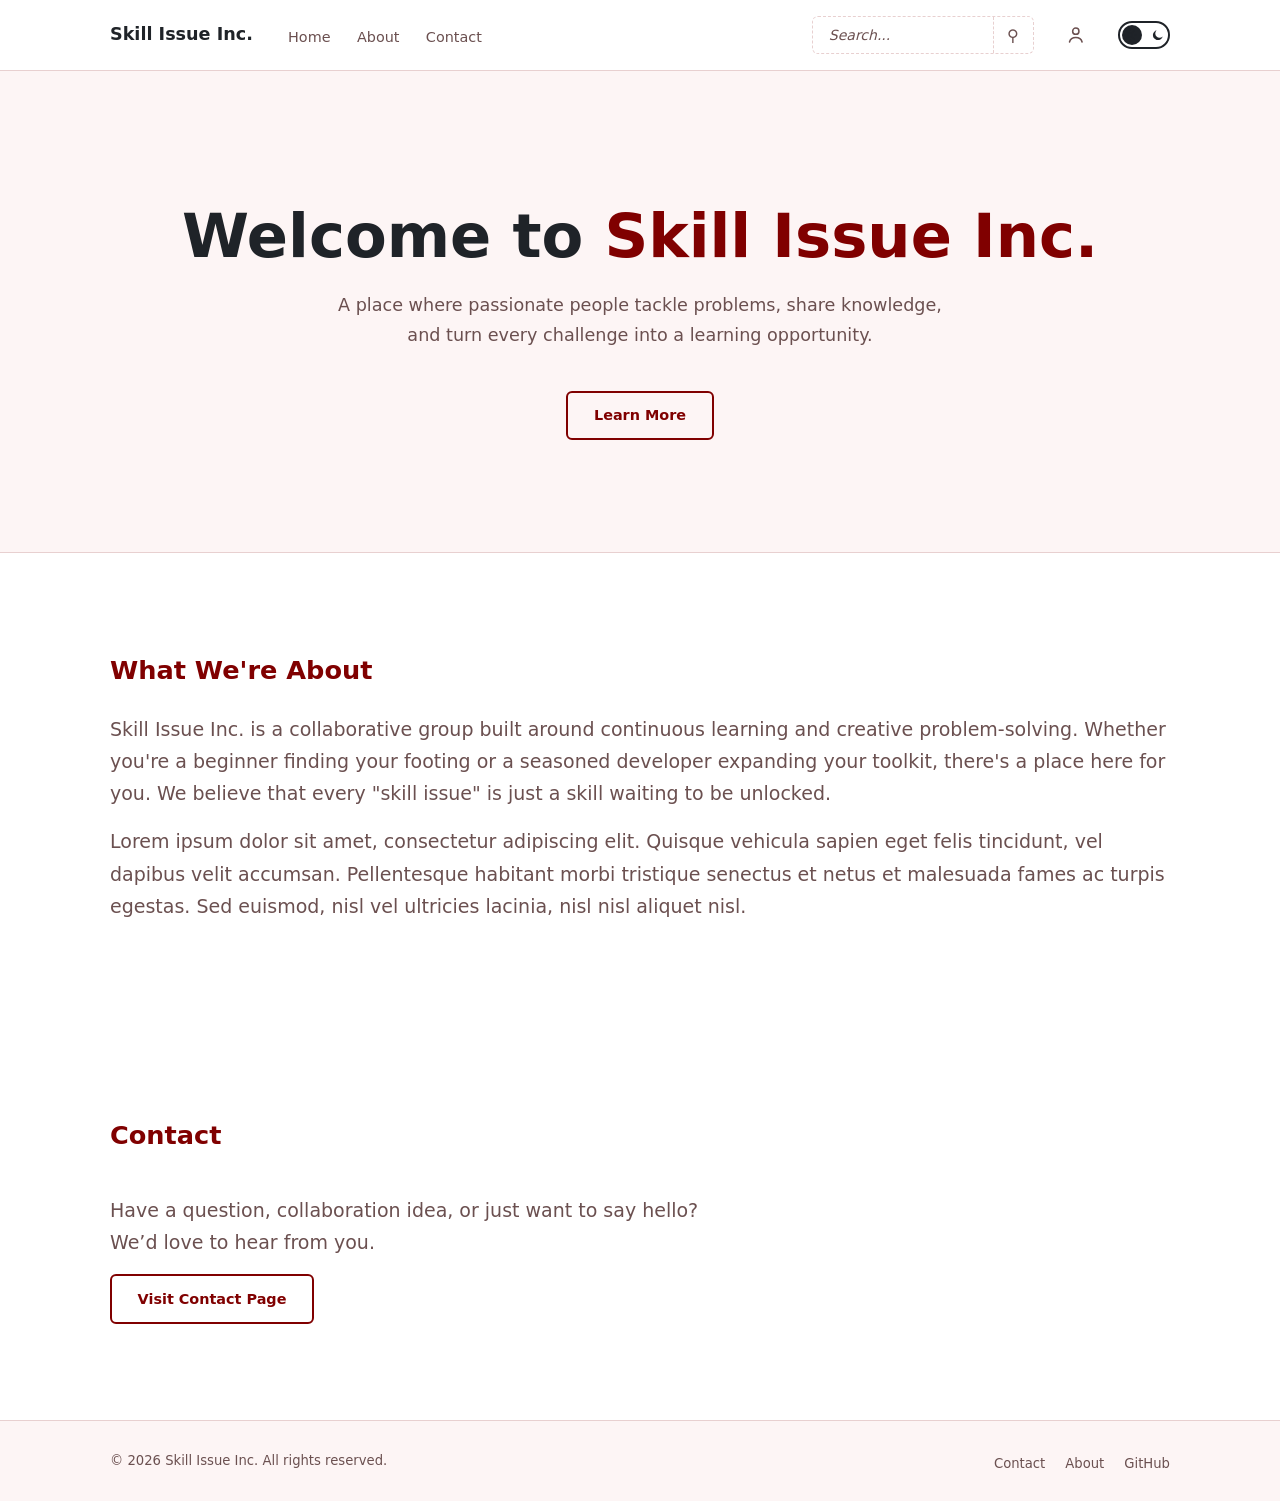
<file: Home-page/index.html>
<!DOCTYPE html>
<html lang="en">
<head>
  <meta charset="UTF-8" />
  <meta name="viewport" content="width=device-width, initial-scale=1.0" />
  <title>Skill Issue Inc.</title>
  <link rel="stylesheet" href="style.css" />
  <script>
    (function () {
      const saved = localStorage.getItem('theme');
      if (saved === 'dark') document.documentElement.setAttribute('data-theme', 'dark');
    })();
  </script>
</head>
<body>

  <!-- ========================================================
       HEADER
       Feature Hook: Navigation Menu (#main-nav)
       Feature Hook: Search Bar (#search-form / #search-input)
  ======================================================== -->
  <header class="site-header">
    <div class="container header-inner">

      <!-- Site Logo / Name -->
      <a href="index.html" class="logo">Skill Issue Inc.</a>

      <!-- Navigation Menu -->
      <nav class="main-nav" aria-label="Main navigation">
        <button class="nav-toggle has-tooltip" id="nav-toggle" aria-expanded="false" aria-controls="main-nav" aria-label="Toggle menu" data-tooltip="Open menu">
          <span></span><span></span><span></span>
        </button>
        <ul id="main-nav" class="nav-list">
          <li><a class="has-tooltip" data-tooltip="Go to Home" href="index.html#hero">Home</a></li>
          <li><a class="has-tooltip" data-tooltip="Learn about us" href="about.html">About</a></li>
          <li><a class="has-tooltip" data-tooltip="Contact us" href="contact.html">Contact</a></li>
        </ul>
      </nav>

      <!-- Search Bar -->
      <form id="search-form" class="search-form" role="search" autocomplete="off">
        <input id="search-input" type="text" placeholder="Search..." aria-label="Search" />
        <button type="submit" aria-label="Submit search" class="has-tooltip" data-tooltip="Search site">&#9906;</button>
      </form>

      <a href="#" class="account-link has-tooltip" aria-label="Account" title="Account" data-tooltip="Account">
        <svg viewBox="0 0 24 24" aria-hidden="true" focusable="false">
          <circle cx="12" cy="8" r="3.5"></circle>
          <path d="M5 20c.8-3.1 3.3-5 7-5s6.2 1.9 7 5"></path>
        </svg>
      </a>

      <button id="theme-toggle" class="theme-toggle has-tooltip" type="button" aria-label="Toggle dark mode" aria-pressed="false" data-tooltip="Toggle dark mode">
        <svg class="icon-sun" viewBox="0 0 24 24" fill="none" stroke="currentColor" stroke-width="2" stroke-linecap="round" aria-hidden="true">
          <circle cx="12" cy="12" r="4"></circle>
          <path d="M12 2v2M12 20v2M4 12H2M22 12h-2M4.9 4.9l1.4 1.4M17.7 17.7l1.4 1.4M4.9 19.1l1.4-1.4M17.7 6.3l1.4-1.4"></path>
        </svg>
        <span class="theme-toggle-thumb"></span>
        <svg class="icon-moon" viewBox="0 0 24 24" fill="currentColor" aria-hidden="true">
          <path d="M20 14.5A8.5 8.5 0 1 1 9.5 4a6.5 6.5 0 0 0 10.5 10.5z"></path>
        </svg>
      </button>

    </div>
  </header>


  <!-- HERO SECTION -->
  <section id="hero" class="hero">
    <div class="container hero-inner">
      <h1 class="hero-title">Welcome to <span>Skill Issue Inc.</span></h1>
      <p class="hero-subtitle">
        A place where passionate people tackle problems, share knowledge,<br />
        and turn every challenge into a learning opportunity.
      </p>
      <a href="about.html" class="btn btn-primary">Learn More</a>
    </div>
  </section>

  <main id="main-content">
    <section class="intro-section">
      <div class="container">
        <h2>What We're About</h2>
        <p>
          Skill Issue Inc. is a collaborative group built around continuous learning and creative problem-solving.
          Whether you're a beginner finding your footing or a seasoned developer expanding your toolkit, there's
          a place here for you. We believe that every "skill issue" is just a skill waiting to be unlocked.
        </p>
        <p>
          Lorem ipsum dolor sit amet, consectetur adipiscing elit. Quisque vehicula sapien eget felis tincidunt,
          vel dapibus velit accumsan. Pellentesque habitant morbi tristique senectus et netus et malesuada fames
          ac turpis egestas. Sed euismod, nisl vel ultricies lacinia, nisl nisl aliquet nisl.
        </p>
      </div>
    </section>

    <section id="contact" class="contact-section">
      <div class="container contact-preview">
        <h2>Contact</h2>
        <p>
          Have a question, collaboration idea, or just want to say hello? We’d love to hear from you.
        </p>
        <a href="contact.html" class="btn btn-primary">Visit Contact Page</a>
      </div>
    </section>

  </main>

  <!-- FOOTER -->
  <footer class="site-footer">
    <div class="container footer-inner">
      <p class="footer-copy">&copy; 2026 Skill Issue Inc. All rights reserved.</p>
      <ul class="footer-links">
        <li><a href="contact.html">Contact</a></li>
        <li><a href="about.html">About</a></li>
        <li><a href="#" aria-label="GitHub">GitHub</a></li>
      </ul>
    </div>
  </footer>

  <!-- MINIMAL JS — Mobile nav toggle + theme toggle -->
  <script>
    const toggle = document.getElementById('nav-toggle');
    const navList = document.getElementById('main-nav');

    toggle.addEventListener('click', function () {
      const isOpen = navList.classList.toggle('is-open');
      toggle.setAttribute('aria-expanded', isOpen);
    });

    navList.querySelectorAll('a').forEach(function (link) {
      link.addEventListener('click', function () {
        navList.classList.remove('is-open');
        toggle.setAttribute('aria-expanded', 'false');
      });
    });

    const themeToggle = document.getElementById('theme-toggle');
    const isDark = document.documentElement.getAttribute('data-theme') === 'dark';
    themeToggle.setAttribute('aria-pressed', isDark);

    themeToggle.addEventListener('click', function () {
      const nowDark = document.documentElement.getAttribute('data-theme') !== 'dark';
      if (nowDark) {
        document.documentElement.setAttribute('data-theme', 'dark');
      } else {
        document.documentElement.removeAttribute('data-theme');
      }
      localStorage.setItem('theme', nowDark ? 'dark' : 'light');
      themeToggle.setAttribute('aria-pressed', nowDark);
    });
  </script>

</body>
</html>
</file>
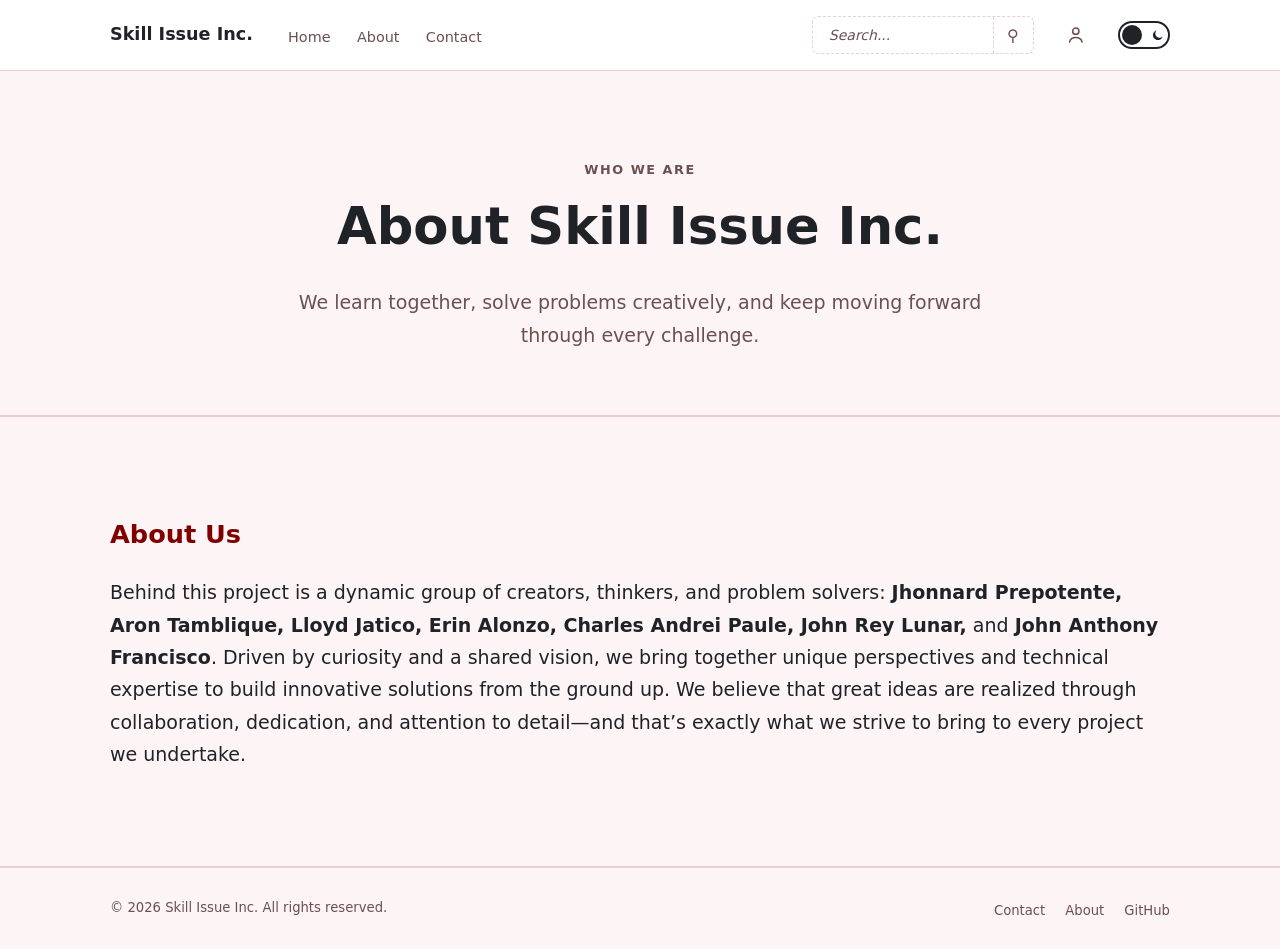
<file: Home-page/about.html>
<!DOCTYPE html>
<html lang="en">
<head>
  <meta charset="UTF-8" />
  <meta name="viewport" content="width=device-width, initial-scale=1.0" />
  <title>About | Skill Issue Inc.</title>
  <link rel="stylesheet" href="style.css" />
  <script>
    (function () {
      const saved = localStorage.getItem('theme');
      if (saved === 'dark') document.documentElement.setAttribute('data-theme', 'dark');
    })();
  </script>
</head>
<body>
  <header class="site-header">
    <div class="container header-inner">
      <a href="index.html" class="logo">Skill Issue Inc.</a>

      <nav class="main-nav" aria-label="Main navigation">
        <button class="nav-toggle has-tooltip" id="nav-toggle" aria-expanded="false" aria-controls="main-nav" aria-label="Toggle menu" data-tooltip="Open menu">
          <span></span><span></span><span></span>
        </button>
        <ul id="main-nav" class="nav-list">
          <li><a class="has-tooltip" data-tooltip="Go to Home" href="index.html#hero">Home</a></li>
          <li><a class="has-tooltip" data-tooltip="Learn about us" href="about.html" aria-current="page">About</a></li>
          <li><a class="has-tooltip" data-tooltip="Contact us" href="contact.html">Contact</a></li>
        </ul>
      </nav>

      <form id="search-form" class="search-form" role="search" autocomplete="off">
        <input id="search-input" type="text" placeholder="Search..." aria-label="Search" />
        <button type="submit" aria-label="Submit search" class="has-tooltip" data-tooltip="Search site">&#9906;</button>
      </form>

      <a href="#" class="account-link has-tooltip" aria-label="Account" title="Account" data-tooltip="Account">
        <svg viewBox="0 0 24 24" aria-hidden="true" focusable="false">
          <circle cx="12" cy="8" r="3.5"></circle>
          <path d="M5 20c.8-3.1 3.3-5 7-5s6.2 1.9 7 5"></path>
        </svg>
      </a>

      <button id="theme-toggle" class="theme-toggle has-tooltip" type="button" aria-label="Toggle dark mode" aria-pressed="false" data-tooltip="Toggle dark mode">
        <svg class="icon-sun" viewBox="0 0 24 24" fill="none" stroke="currentColor" stroke-width="2" stroke-linecap="round" aria-hidden="true">
          <circle cx="12" cy="12" r="4"></circle>
          <path d="M12 2v2M12 20v2M4 12H2M22 12h-2M4.9 4.9l1.4 1.4M17.7 17.7l1.4 1.4M4.9 19.1l1.4-1.4M17.7 6.3l1.4-1.4"></path>
        </svg>
        <span class="theme-toggle-thumb"></span>
        <svg class="icon-moon" viewBox="0 0 24 24" fill="currentColor" aria-hidden="true">
          <path d="M20 14.5A8.5 8.5 0 1 1 9.5 4a6.5 6.5 0 0 0 10.5 10.5z"></path>
        </svg>
      </button>
    </div>
  </header>

  <main class="about-page">
    <section class="contact-hero">
      <div class="container">
        <p class="eyebrow">Who we are</p>
        <h1>About Skill Issue Inc.</h1>
        <p>We learn together, solve problems creatively, and keep moving forward through every challenge.</p>
      </div>
    </section>

    <section class="about-section">
      <div class="container">
        <h2>About Us</h2>
        <p>Behind this project is a dynamic group of creators, thinkers, and problem solvers: <strong>Jhonnard Prepotente, Aron Tamblique, Lloyd Jatico, Erin Alonzo, Charles Andrei Paule, John Rey Lunar,</strong> and <strong>John Anthony Francisco</strong>. Driven by curiosity and a shared vision, we bring together unique perspectives and technical expertise to build innovative solutions from the ground up. We believe that great ideas are realized through collaboration, dedication, and attention to detail—and that’s exactly what we strive to bring to every project we undertake.</p>
      </div>
    </section>
  </main>

  <footer class="site-footer">
    <div class="container footer-inner">
      <p class="footer-copy">&copy; 2026 Skill Issue Inc. All rights reserved.</p>
      <ul class="footer-links">
        <li><a href="contact.html">Contact</a></li>
        <li><a href="about.html" aria-current="page">About</a></li>
        <li><a href="#" aria-label="GitHub">GitHub</a></li>
      </ul>
    </div>
  </footer>

  <script>
    const toggle = document.getElementById('nav-toggle');
    const navList = document.getElementById('main-nav');

    toggle.addEventListener('click', function () {
      const isOpen = navList.classList.toggle('is-open');
      toggle.setAttribute('aria-expanded', isOpen);
    });

    navList.querySelectorAll('a').forEach(function (link) {
      link.addEventListener('click', function () {
        navList.classList.remove('is-open');
        toggle.setAttribute('aria-expanded', 'false');
      });
    });

    const themeToggle = document.getElementById('theme-toggle');
    const isDark = document.documentElement.getAttribute('data-theme') === 'dark';
    themeToggle.setAttribute('aria-pressed', isDark);

    themeToggle.addEventListener('click', function () {
      const nowDark = document.documentElement.getAttribute('data-theme') !== 'dark';
      if (nowDark) {
        document.documentElement.setAttribute('data-theme', 'dark');
      } else {
        document.documentElement.removeAttribute('data-theme');
      }
      localStorage.setItem('theme', nowDark ? 'dark' : 'light');
      themeToggle.setAttribute('aria-pressed', nowDark);
    });
  </script>
</body>
</html>
</file>
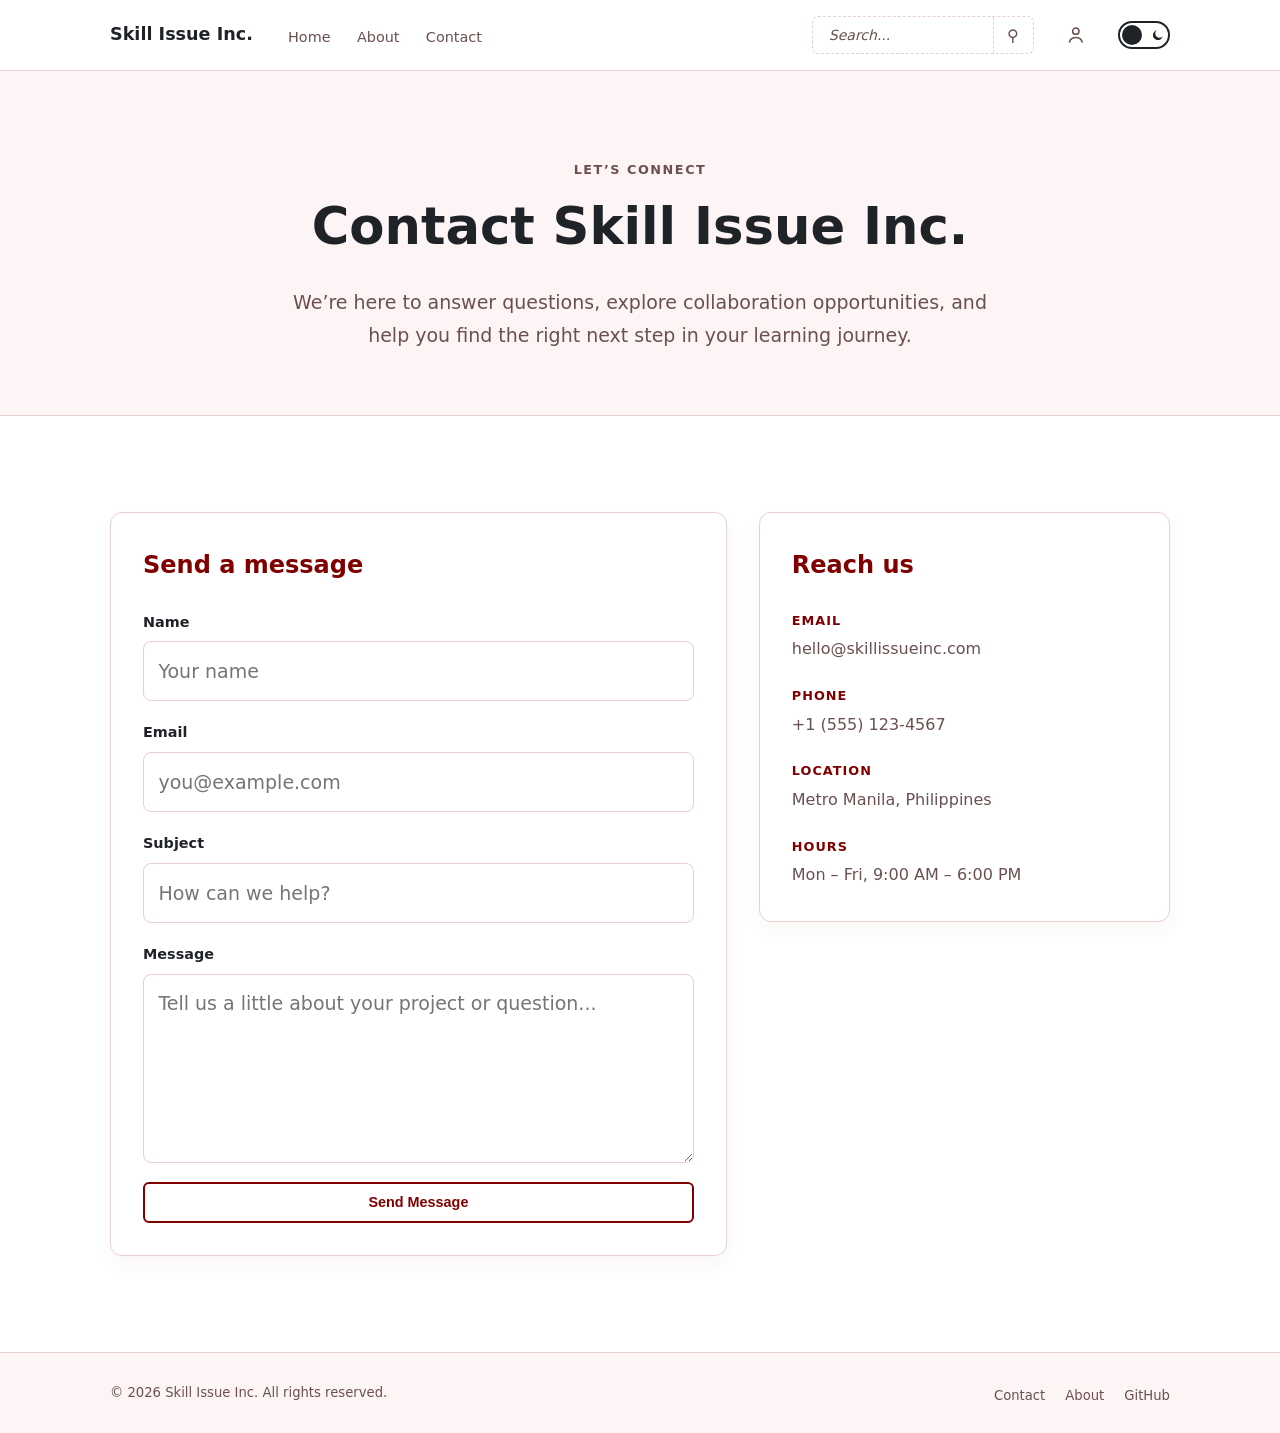
<file: Home-page/contact.html>
<!DOCTYPE html>
<html lang="en">
<head>
  <meta charset="UTF-8" />
  <meta name="viewport" content="width=device-width, initial-scale=1.0" />
  <title>Contact | Skill Issue Inc.</title>
  <link rel="stylesheet" href="style.css" />
  <script>
    (function () {
      const saved = localStorage.getItem('theme');
      if (saved === 'dark') document.documentElement.setAttribute('data-theme', 'dark');
    })();
  </script>
</head>
<body>
  <header class="site-header">
    <div class="container header-inner">
      <a href="index.html" class="logo">Skill Issue Inc.</a>

      <nav class="main-nav" aria-label="Main navigation">
        <button class="nav-toggle has-tooltip" id="nav-toggle" aria-expanded="false" aria-controls="main-nav" aria-label="Toggle menu" data-tooltip="Open menu">
          <span></span><span></span><span></span>
        </button>
        <ul id="main-nav" class="nav-list">
          <li><a class="has-tooltip" data-tooltip="Go to Home" href="index.html#hero">Home</a></li>
          <li><a class="has-tooltip" data-tooltip="Learn about us" href="about.html">About</a></li>
          <li><a class="has-tooltip" data-tooltip="Contact us" href="contact.html" aria-current="page">Contact</a></li>
        </ul>
      </nav>

      <form id="search-form" class="search-form" role="search" autocomplete="off">
        <input id="search-input" type="text" placeholder="Search..." aria-label="Search" />
        <button type="submit" aria-label="Submit search" class="has-tooltip" data-tooltip="Search site">&#9906;</button>
      </form>

      <a href="#" class="account-link has-tooltip" aria-label="Account" title="Account" data-tooltip="Account">
        <svg viewBox="0 0 24 24" aria-hidden="true" focusable="false">
          <circle cx="12" cy="8" r="3.5"></circle>
          <path d="M5 20c.8-3.1 3.3-5 7-5s6.2 1.9 7 5"></path>
        </svg>
      </a>

      <button id="theme-toggle" class="theme-toggle has-tooltip" type="button" aria-label="Toggle dark mode" aria-pressed="false" data-tooltip="Toggle dark mode">
        <svg class="icon-sun" viewBox="0 0 24 24" fill="none" stroke="currentColor" stroke-width="2" stroke-linecap="round" aria-hidden="true">
          <circle cx="12" cy="12" r="4"></circle>
          <path d="M12 2v2M12 20v2M4 12H2M22 12h-2M4.9 4.9l1.4 1.4M17.7 17.7l1.4 1.4M4.9 19.1l1.4-1.4M17.7 6.3l1.4-1.4"></path>
        </svg>
        <span class="theme-toggle-thumb"></span>
        <svg class="icon-moon" viewBox="0 0 24 24" fill="currentColor" aria-hidden="true">
          <path d="M20 14.5A8.5 8.5 0 1 1 9.5 4a6.5 6.5 0 0 0 10.5 10.5z"></path>
        </svg>
      </button>
    </div>
  </header>

  <main class="contact-page">
    <section class="contact-hero">
      <div class="container">
        <p class="eyebrow">Let’s connect</p>
        <h1>Contact Skill Issue Inc.</h1>
        <p>
          We’re here to answer questions, explore collaboration opportunities, and help you find the right next step in your learning journey.
        </p>
      </div>
    </section>

    <section class="contact-content">
      <div class="container contact-grid">
        <div class="contact-card contact-form-card">
          <h2>Send a message</h2>
          <form class="contact-form" novalidate>
            <div class="form-row has-tooltip" data-tooltip="Enter your full name">
              <label for="name">Name</label>
              <input id="name" name="name" type="text" placeholder="Your name" />
            </div>

            <div class="form-row has-tooltip" data-tooltip="Enter your email address">
              <label for="email">Email</label>
              <input id="email" name="email" type="email" placeholder="you@example.com" />
            </div>

            <div class="form-row has-tooltip" data-tooltip="Brief subject of your message">
              <label for="subject">Subject</label>
              <input id="subject" name="subject" type="text" placeholder="How can we help?" />
            </div>

            <div class="form-row has-tooltip" data-tooltip="Describe your project or question">
              <label for="message">Message</label>
              <textarea id="message" name="message" rows="5" placeholder="Tell us a little about your project or question..."></textarea>
            </div>

            <button type="submit" class="btn btn-primary">Send Message</button>
          </form>
        </div>

        <aside class="contact-card contact-info-card" aria-label="Contact information">
          <h2>Reach us</h2>
          <ul class="contact-list">
            <li>
              <span class="label">Email</span>
              <a href="mailto:hello@skillissueinc.com">hello@skillissueinc.com</a>
            </li>
            <li>
              <span class="label">Phone</span>
              <a href="tel:+15551234567">+1 (555) 123-4567</a>
            </li>
            <li>
              <span class="label">Location</span>
              <p>Metro Manila, Philippines</p>
            </li>
            <li>
              <span class="label">Hours</span>
              <p>Mon – Fri, 9:00 AM – 6:00 PM</p>
            </li>
          </ul>
        </aside>
      </div>
    </section>
  </main>

  <footer class="site-footer">
    <div class="container footer-inner">
      <p class="footer-copy">&copy; 2026 Skill Issue Inc. All rights reserved.</p>
      <ul class="footer-links">
        <li><a href="contact.html" aria-current="page">Contact</a></li>
        <li><a href="about.html">About</a></li>
        <li><a href="#" aria-label="GitHub">GitHub</a></li>
      </ul>
    </div>
  </footer>

  <script>
    const toggle = document.getElementById('nav-toggle');
    const navList = document.getElementById('main-nav');

    toggle.addEventListener('click', function () {
      const isOpen = navList.classList.toggle('is-open');
      toggle.setAttribute('aria-expanded', isOpen);
    });

    navList.querySelectorAll('a').forEach(function (link) {
      link.addEventListener('click', function () {
        navList.classList.remove('is-open');
        toggle.setAttribute('aria-expanded', 'false');
      });
    });

    const themeToggle = document.getElementById('theme-toggle');
    const isDark = document.documentElement.getAttribute('data-theme') === 'dark';
    themeToggle.setAttribute('aria-pressed', isDark);

    themeToggle.addEventListener('click', function () {
      const nowDark = document.documentElement.getAttribute('data-theme') !== 'dark';
      if (nowDark) {
        document.documentElement.setAttribute('data-theme', 'dark');
      } else {
        document.documentElement.removeAttribute('data-theme');
      }
      localStorage.setItem('theme', nowDark ? 'dark' : 'light');
      themeToggle.setAttribute('aria-pressed', nowDark);
    });
  </script>
</body>
</html>
</file>
<file: Home-page/style.css>
/* ============================================================
   style.css — Skill Issue Inc.
   (existing content preserved; only relevant additions shown)
============================================================ */

/* ... existing CSS above remains unchanged ... */

/* Ensure form-row can host tooltips and not be clipped */
.form-row {
  display: flex;
  flex-direction: column;
  gap: 0.45rem;
  position: relative; /* <-- allow tooltip positioning */
  z-index: 1;
}

/* Tooltip tokens (reuse site variables; adapt to theme) */
:root {
  --field-tooltip-bg: rgba(31, 35, 40, 0.95);
  --field-tooltip-color: #ffffff;
  --field-tooltip-pad: 6px 8px;
  --field-tooltip-radius: 6px;
  --field-tooltip-font: 0.82rem;
  --field-tooltip-offset: 8px;
}

[data-theme="dark"] {
  --field-tooltip-bg: rgba(242, 232, 232, 0.95);
  --field-tooltip-color: #15100f;
}

/* Form-row tooltip (appears above the input) */
.form-row.has-tooltip[data-tooltip]::after {
  content: attr(data-tooltip);
  position: absolute;
  left: 0;
  transform: translateY(0);
  bottom: calc(100% + var(--field-tooltip-offset));
  background: var(--field-tooltip-bg);
  color: var(--field-tooltip-color);
  padding: var(--field-tooltip-pad);
  border-radius: var(--field-tooltip-radius);
  font-size: var(--field-tooltip-font);
  white-space: nowrap;
  pointer-events: none;
  opacity: 0;
  visibility: hidden;
  transition: opacity 0.12s ease, transform 0.12s ease;
  z-index: 500;
  box-shadow: 0 6px 18px rgba(0,0,0,0.12);
}

/* small caret */
.form-row.has-tooltip[data-tooltip]::before {
  content: "";
  position: absolute;
  left: 12px;
  bottom: calc(100% + calc(var(--field-tooltip-offset) - 6px));
  width: 8px;
  height: 8px;
  background: var(--field-tooltip-bg);
  transform: rotate(45deg);
  border-radius: 2px;
  opacity: 0;
  visibility: hidden;
  transition: opacity 0.12s ease;
  z-index: 499;
}

/* Show tooltip on hover or when any child has focus (keyboard accessible) */
.form-row.has-tooltip:hover[data-tooltip]::after,
.form-row.has-tooltip:focus-within[data-tooltip]::after {
  opacity: 1;
  visibility: visible;
  transform: translateY(-4px);
}

.form-row.has-tooltip:hover[data-tooltip]::before,
.form-row.has-tooltip:focus-within[data-tooltip]::before {
  opacity: 1;
  visibility: visible;
}


/* Hide these field tooltips on very small touch screens */
@media (max-width: 420px) {
  .form-row.has-tooltip[data-tooltip]::after,
  .form-row.has-tooltip[data-tooltip]::before {
    display: none;
  }
}


/* ── Reset & Base ─────────────────────────────────────────── */
*, *::before, *::after {
  box-sizing: border-box;
  margin: 0;
  padding: 0;
}

:root {
  --bg:      #ffffff;
  --surface: #fdf5f5;
  --border:  #e8d0d0;
  --text:    #1f2328;
  --muted:   #6b5050;
  --accent:  #800000;

  --font: -apple-system, "Segoe UI", system-ui, Arial, sans-serif;
  --radius: 6px;
  --transition: 0.2s ease;

  --section-pad: 6rem 0;
  --content-max: 1140px;
  --tap-target: 2.25rem;
}

/* Dark mode tokens */
[data-theme="dark"] {
  --bg:      #15100f;
  --surface: #1f1616;
  --border:  #3a2727;
  --text:    #f2e8e8;
  --muted:   #c7abab;
  --accent:  #e05a5a;
}

html {
  scroll-behavior: smooth;
  background: var(--bg);
  transition: background var(--transition);
}

body {
  font-family: var(--font);
  font-size: 19px;
  line-height: 1.7;
  color: var(--text);
  background: var(--bg);
  transition: background var(--transition), color var(--transition);
}

a {
  color: var(--accent);
  text-decoration: none;
}

a:hover {
  text-decoration: underline;
}

ul {
  list-style: none;
}

/* ── Layout Container ─────────────────────────────────────── */
.container {
  width: 100%;
  max-width: var(--content-max);
  margin: 0 auto;
  padding: 0 2.5rem;
}

/* ── Buttons ──────────────────────────────────────────────── */
.btn {
  display: inline-block;
  padding: 0.65rem 1.6rem;
  border-radius: var(--radius);
  font-size: 0.9rem;
  font-weight: 600;
  cursor: pointer;
  transition: background var(--transition), color var(--transition),
              border-color var(--transition);
  border: 2px solid transparent;
}

.btn-primary {
  background: transparent;
  color: var(--accent);
  border-color: var(--accent);
}

.btn-primary:hover {
  background: var(--accent);
  color: #fff;
  border-color: var(--accent);
  text-decoration: none;
}

/* ============================================================
   HEADER
============================================================ */
.site-header {
  position: sticky;
  top: 0;
  z-index: 100;
  background: var(--bg);
  border-bottom: 1px solid var(--border);
  transition: background var(--transition), border-color var(--transition);
}

.header-inner {
  display: flex;
  align-items: center;
  gap: 1.5rem;
  height: 70px;
}

.logo {
  font-size: 1.1rem;
  font-weight: 700;
  color: var(--text);
  white-space: nowrap;
  flex-shrink: 0;
}

.logo:hover {
  color: var(--accent);
  text-decoration: none;
}

.main-nav {
  flex: 1;
}

.nav-list {
  display: flex;
  gap: 0.25rem;
  align-items: center;
}

.nav-list a {
  color: var(--muted);
  font-size: 0.9rem;
  padding: 0.35rem 0.7rem;
  border-radius: var(--radius);
  border-bottom: 2px solid transparent;
  transition: color var(--transition), border-color var(--transition);
}

.nav-list a:hover {
  color: var(--accent);
  border-bottom-color: var(--accent);
  text-decoration: none;
}

.nav-toggle {
  display: none;
  flex-direction: column;
  justify-content: center;
  gap: 5px;
  background: none;
  border: none;
  cursor: pointer;
  padding: 6px;
  border-radius: var(--radius);
}

.nav-toggle span {
  display: block;
  width: 22px;
  height: 2px;
  background: var(--text);
  border-radius: 2px;
  transition: transform var(--transition), opacity var(--transition), background var(--transition);
}

/* ── Search Bar ───────────────────────────────────────────── */
.search-form {
  display: flex;
  align-items: center;
  border: 1px dashed var(--border);
  border-radius: var(--radius);
  overflow: hidden;
  flex-shrink: 0;
  background: var(--bg);
  transition: background var(--transition), border-color var(--transition);
}

#search-input {
  border: none;
  outline: none;
  padding: 0.55rem 1rem;
  font-size: 0.875rem;
  font-family: var(--font);
  color: var(--text);
  background: transparent;
  width: 180px;
}

#search-input::placeholder {
  color: var(--muted);
  font-style: italic;
}

.search-form button {
  background: none;
  border: none;
  border-left: 1px dashed var(--border);
  padding: 0.55rem 0.85rem;
  cursor: pointer;
  color: var(--muted);
  font-size: 1rem;
  transition: color var(--transition);
}

.search-form button:hover {
  color: var(--accent);
}

.account-link {
  display: inline-flex;
  align-items: center;
  justify-content: center;
  width: var(--tap-target);
  height: var(--tap-target);
  flex-shrink: 0;
  color: var(--muted);
  border-radius: 50%;
  transition: color var(--transition), background var(--transition);
}

.account-link svg {
  width: 1.35rem;
  height: 1.35rem;
  fill: none;
  stroke: currentColor;
  stroke-linecap: round;
  stroke-linejoin: round;
  stroke-width: 1.7;
}

.account-link:hover {
  color: var(--accent);
  background: var(--surface);
  text-decoration: none;
}

/* ── Theme toggle ─────────────────────────────────────────── */
.theme-toggle {
  position: relative;
  display: inline-flex;
  align-items: center;
  width: 52px;
  height: 28px;
  flex-shrink: 0;
  border: 2px solid var(--text);
  border-radius: 999px;
  background: var(--bg);
  padding: 0 3px;
  cursor: pointer;
  transition: background var(--transition), border-color var(--transition);
}

.theme-toggle .icon-sun,
.theme-toggle .icon-moon {
  position: relative;
  z-index: 1;
  width: 14px;
  height: 14px;
  color: var(--text);
  pointer-events: none;
}

.theme-toggle .icon-sun { margin-right: auto; }
.theme-toggle .icon-moon { margin-left: auto; }

.theme-toggle .theme-toggle-thumb {
  position: absolute;
  top: 2px;
  left: 2px;
  width: 20px;
  height: 20px;
  border-radius: 50%;
  background: var(--text);
  transition: transform var(--transition), background var(--transition);
}

[data-theme="dark"] .theme-toggle .theme-toggle-thumb {
  transform: translateX(24px);
}

/* =========================
   Accessible tooltips
   Uses data-tooltip + .has-tooltip
   ========================= */

/* Tooltip color tokens (adapt to theme) */
:root {
  --tooltip-bg: rgba(31, 35, 40, 0.95);
  --tooltip-color: #ffffff;
  --tooltip-radius: 6px;
  --tooltip-pad: 6px 8px;
  --tooltip-font-size: 0.8rem;
  --tooltip-offset: 8px;
}

[data-theme="dark"] {
  --tooltip-bg: rgba(242, 232, 232, 0.95);
  --tooltip-color: #15100f;
}

/* Base tooltip style for any element with data-tooltip */
.has-tooltip {
  position: relative;
}

/* The tooltip pseudo-element (decorative) */
.has-tooltip[data-tooltip]::after {
  content: attr(data-tooltip);
  position: absolute;
  left: 50%;
  transform: translateX(-50%);
  bottom: calc(100% + var(--tooltip-offset));
  background: var(--tooltip-bg);
  color: var(--tooltip-color);
  padding: var(--tooltip-pad);
  border-radius: var(--tooltip-radius);
  font-size: var(--tooltip-font-size);
  white-space: nowrap;
  pointer-events: none;
  opacity: 0;
  visibility: hidden;
  transition: opacity 0.12s ease, transform 0.12s ease;
  z-index: 400;
  box-shadow: 0 6px 18px rgba(0,0,0,0.12);
}

/* Small caret */
.has-tooltip[data-tooltip]::before {
  content: "";
  position: absolute;
  left: 50%;
  transform: translateX(-50%);
  bottom: calc(100% + calc(var(--tooltip-offset) - 6px));
  width: 8px;
  height: 8px;
  background: var(--tooltip-bg);
  transform-origin: center;
  rotate: 45deg;
  border-radius: 2px;
  opacity: 0;
  visibility: hidden;
  transition: opacity 0.12s ease;
  z-index: 399;
}

/* Show on hover and focus (keyboard accessible) */
.has-tooltip:hover[data-tooltip],
.has-tooltip:focus[data-tooltip],
.has-tooltip:focus-visible[data-tooltip] {
  outline: none;
}

.has-tooltip:hover[data-tooltip]::after,
.has-tooltip:focus[data-tooltip]::after,
.has-tooltip:focus-visible[data-tooltip]::after {
  opacity: 1;
  visibility: visible;
  transform: translateX(-50%) translateY(-4px);
}

.has-tooltip:hover[data-tooltip]::before,
.has-tooltip:focus[data-tooltip]::before,
.has-tooltip:focus-visible[data-tooltip]::before {
  opacity: 1;
  visibility: visible;
}

/* Hide tooltips on very small touch screens */
@media (max-width: 420px) {
  .has-tooltip[data-tooltip]::after,
  .has-tooltip[data-tooltip]::before {
    display: none;
  }
}

/* ============================================================
   HERO SECTION
============================================================ */
.hero {
  background: var(--surface);
  border-bottom: 1px solid var(--border);
  padding: 8rem 0 7rem;
  text-align: center;
  transition: background var(--transition), border-color var(--transition);
}

.hero-title {
  font-size: clamp(2.2rem, 5vw, 3.8rem);
  font-weight: 700;
  line-height: 1.25;
  color: var(--text);
  margin-bottom: 1rem;
}

.hero-title span {
  color: var(--accent);
}

.hero-subtitle {
  font-size: 1.1rem;
  color: var(--muted);
  margin-bottom: 2.5rem;
  max-width: 700px;
  margin-left: auto;
  margin-right: auto;
}

/* ============================================================
   MAIN CONTENT SECTIONS
============================================================ */

.intro-section {
  background: var(--bg);
  padding: var(--section-pad);
  transition: background var(--transition);
}

.intro-section h2 {
  font-size: 1.6rem;
  margin-bottom: 1.25rem;
  color: var(--accent);
}

.intro-section p + p {
  margin-top: 1rem;
}

.intro-section p {
  color: var(--muted);
}

.about-section {
  background: var(--surface);
  border-top: 1px solid var(--border);
  border-bottom: 1px solid var(--border);
  padding: var(--section-pad);
  transition: background var(--transition), border-color var(--transition);
}

.about-section h2 {
  font-size: 1.6rem;
  margin-bottom: 1.25rem;
  color: var(--accent);
}

.contact-section {
  background: var(--bg);
  padding: var(--section-pad);
  transition: background var(--transition);
}

.contact-section h2 {
  font-size: 1.6rem;
  margin-bottom: 1.25rem;
  color: var(--accent);
}

.contact-preview {
  display: flex;
  flex-direction: column;
  align-items: flex-start;
  gap: 1rem;
}

.contact-preview p {
  color: var(--muted);
  max-width: 640px;
}

.contact-page {
  background: var(--bg);
}

.contact-hero {
  background: var(--surface);
  border-bottom: 1px solid var(--border);
  padding: 5rem 0 4rem;
  text-align: center;
  transition: background var(--transition), border-color var(--transition);
}

.eyebrow {
  display: inline-block;
  color: var(--accent);
  font-size: 0.8rem;
  font-weight: 700;
  letter-spacing: 0.12em;
  text-transform: uppercase;
  margin-bottom: 1rem;
}

.contact-hero h1 {
  font-size: clamp(2.1rem, 4vw, 3.2rem);
  margin-bottom: 1rem;
  color: var(--text);
}

.contact-hero p {
  color: var(--muted);
  max-width: 700px;
  margin: 0 auto;
}

.contact-content {
  padding: var(--section-pad);
}

.contact-grid {
  display: grid;
  grid-template-columns: 1.5fr 1fr;
  gap: 2rem;
  align-items: start;
}

.contact-card {
  background: var(--bg);
  border: 1px solid var(--border);
  border-radius: 12px;
  padding: 2rem;
  box-shadow: 0 8px 18px rgba(128, 0, 0, 0.04);
  transition: background var(--transition), border-color var(--transition);
}

.contact-card h2 {
  color: var(--accent);
  margin-bottom: 1.5rem;
  font-size: 1.5rem;
}

.contact-form {
  display: flex;
  flex-direction: column;
  gap: 1.2rem;
}

.form-row {
  display: flex;
  flex-direction: column;
  gap: 0.45rem;
}

.form-row label {
  font-size: 0.9rem;
  font-weight: 600;
  color: var(--text);
}

.form-row input,
.form-row textarea {
  width: 100%;
  border: 1px solid var(--border);
  border-radius: 8px;
  padding: 0.8rem 0.9rem;
  font: inherit;
  color: var(--text);
  background: var(--bg);
  transition: background var(--transition), border-color var(--transition);
}

.form-row input:focus,
.form-row textarea:focus {
  outline: 2px solid rgba(128, 0, 0, 0.15);
  border-color: var(--accent);
}

.contact-list {
  display: flex;
  flex-direction: column;
  gap: 1.4rem;
}

.contact-list li {
  display: flex;
  flex-direction: column;
  gap: 0.25rem;
}

.contact-list .label {
  color: var(--accent);
  font-size: 0.8rem;
  font-weight: 700;
  text-transform: uppercase;
  letter-spacing: 0.08em;
}

.contact-list a,
.contact-list p {
  color: var(--muted);
  font-size: 1rem;
}

.placeholder-text {
  color: var(--muted);
  font-style: italic;
  border: 1px dashed var(--border);
  padding: 2rem 2.5rem;
  border-radius: var(--radius);
  display: block;
  width: 100%;
}

/* FOOTER */
.site-footer {
  background: var(--surface);
  border-top: 1px solid var(--border);
  padding: 1.5rem 0;
  transition: background var(--transition), border-color var(--transition);
}

.footer-inner {
  display: flex;
  align-items: center;
  justify-content: space-between;
  gap: 1rem;
  flex-wrap: wrap;
}

.footer-copy {
  font-size: 0.825rem;
  color: var(--muted);
}

.footer-links {
  display: flex;
  gap: 1.25rem;
}

.footer-links a {
  font-size: 0.825rem;
  color: var(--muted);
}

.footer-links a:hover {
  color: var(--accent);
}

/* RESPONSIVE */
@media (max-width: 900px) {
  .container {
    padding: 0 2rem;
  }

  #search-input {
    width: 130px;
  }
}

@media (max-width: 600px) {
  .nav-toggle {
    display: flex;
  }

  .main-nav {
    position: relative;
  }

  .nav-list {
    display: none;
    flex-direction: column;
    align-items: flex-start;
    gap: 0;
    position: absolute;
    top: calc(100% + 8px);
    left: 0;
    right: 0;
    background: var(--bg);
    border: 1px solid var(--border);
    border-radius: var(--radius);
    padding: 0.5rem 0;
    box-shadow: 0 4px 12px rgba(0,0,0,0.06);
    min-width: 160px;
    z-index: 200;
  }

  .nav-list.is-open {
    display: flex;
  }

  .nav-list li {
    width: 100%;
  }

  .nav-list a {
    display: block;
    padding: 0.6rem 1rem;
    border-radius: 0;
    border-bottom: none;
  }

  .search-form {
    display: none;
  }

  .header-inner {
    justify-content: space-between;
  }

  .container {
    padding: 0 1.25rem;
  }

  .hero {
    padding: 4rem 0;
  }

  .intro-section,
  .about-section,
  .contact-section {
    padding: 3.5rem 0;
  }

  .footer-inner {
    flex-direction: column;
    align-items: flex-start;
  }
}
</file>
